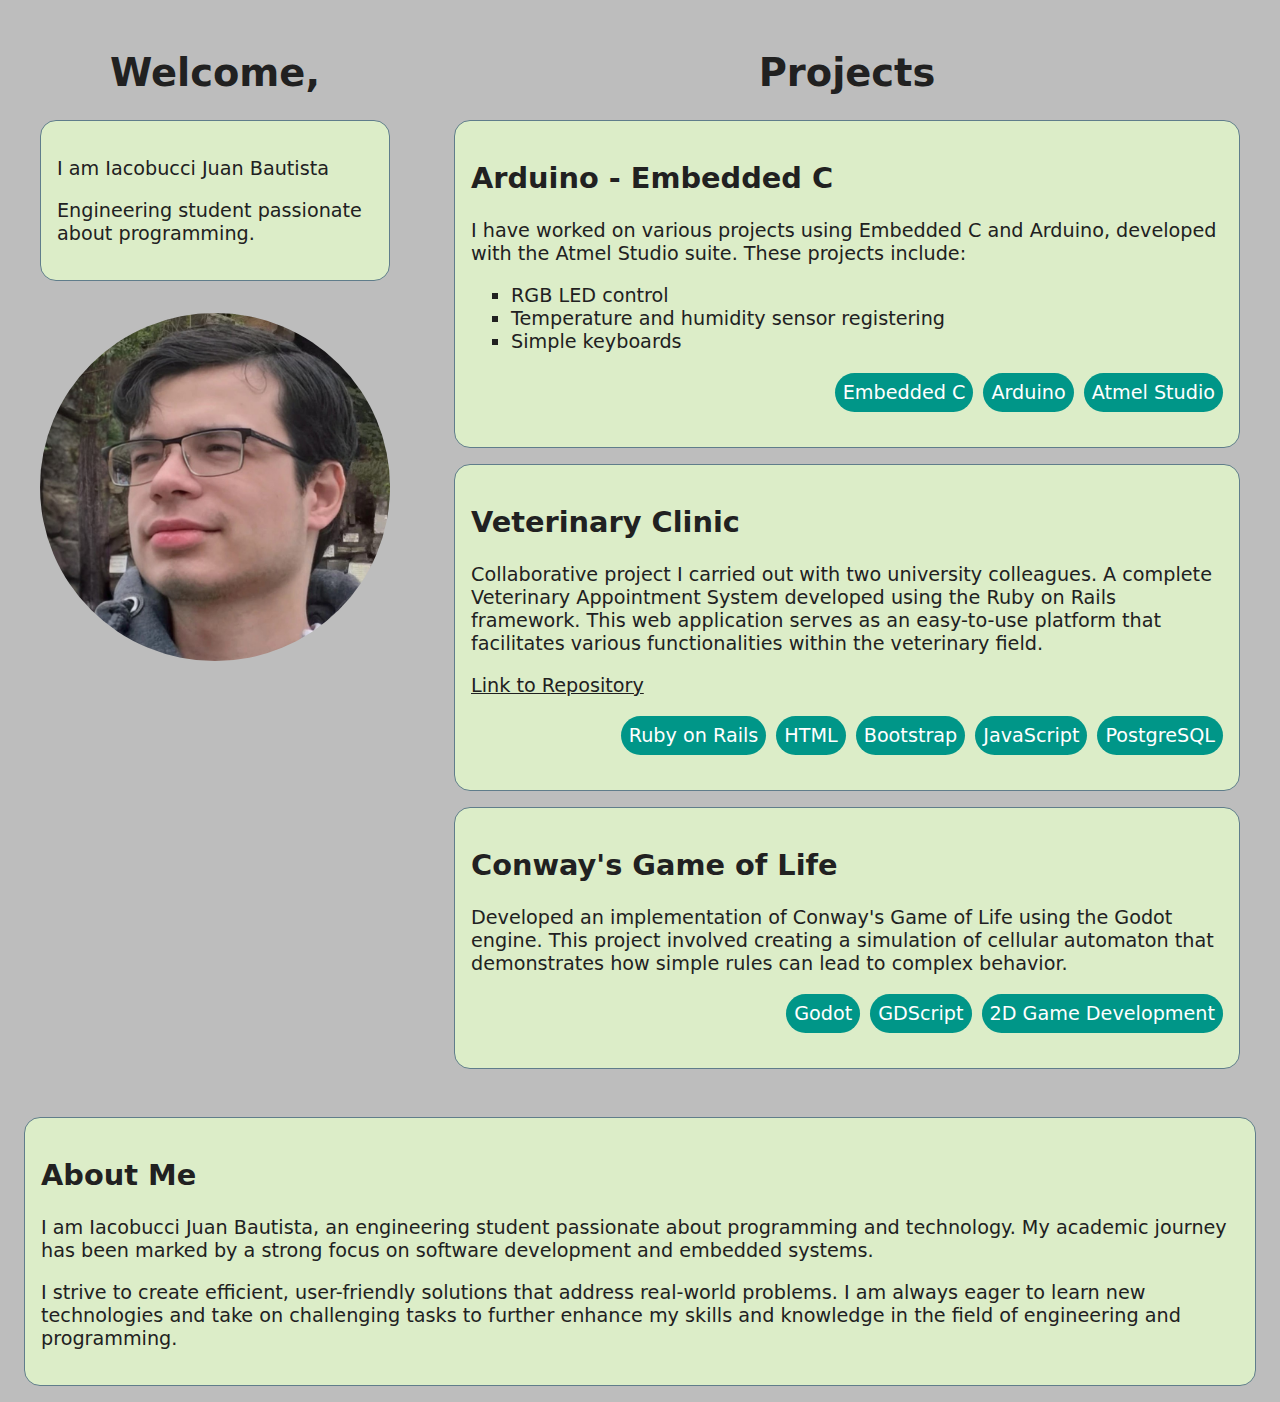
<file: web/index.html>
<!DOCTYPE html>
<html>

<head>
	<meta charset="UTF-8">
	<meta name="viewport" content="width=device-width, initial-scale=1.0">
	<title>IacobucciB</title>
	<link rel="icon" type="image/x-icon" href="./Tako-pfp.png">
	<link rel="stylesheet" href="style.css">
	<link rel="stylesheet" href="https://cdnjs.cloudflare.com/ajax/libs/font-awesome/6.6.0/css/all.min.css"
		integrity="sha512-Kc323vGBEqzTmouAECnVceyQqyqdsSiqLQISBL29aUW4U/M7pSPA/gEUZQqv1cwx4OnYxTxve5UMg5GT6L4JJg=="
		crossorigin="anonymous" referrerpolicy="no-referrer" />
</head>

<body>

	<div class="container">

		<div class="welcome">
			<header>
				<h1>Welcome,</h1>

				<section>
					<p>I am Iacobucci Juan Bautista</p>
					<p>Engineering student passionate about programming.</p>
					<div class="social-icons">
						<a href="https://github.com/IacobucciB" target="_blank" class="icon">
							<i class="fab fa-github"></i>
						</a>
						<a href="https://www.linkedin.com/in/juan-bautista-iacobucci/" target="_blank" class="icon">
							<i class="fab fa-linkedin"></i>
						</a>
					</div>
				</section>
				<img id="pfp" src="./pfp-ai.jpg" alt="Tako-pfp">
			</header>
		</div>

		<div class="info">

			<h1>Projects</h1>

			<section>
				<h2>Arduino - Embedded C</h2>
				<p>
					I have worked on various projects using Embedded C and Arduino, developed with the Atmel Studio
					suite.
					These projects include:</p>
				<ul>
					<li>RGB LED control</li>
					<li>Temperature and humidity sensor registering</li>
					<li>Simple keyboards</li>
				</ul>
				<p class="tech"><span>Embedded C</span> <span>Arduino</span> <span>Atmel Studio</span></p>
			</section>

			<section>
				<h2>Veterinary Clinic</h2>
				<p>
					Collaborative project I carried out with two university colleagues.
					A complete Veterinary Appointment System developed using the Ruby on Rails framework.
					This web application serves as an easy-to-use platform that facilitates various functionalities
					within
					the veterinary field.
				</p>
				<a href="https://github.com/IacobucciB/veterinary-ohmydog-rails">Link to Repository</a>
				<p class="tech"><span>Ruby on Rails</span> <span>HTML</span> <span>Bootstrap</span>
					<span>JavaScript</span>
					<span>PostgreSQL</span>
				</p>

			</section>

			<section>
				<h2>Conway's Game of Life</h2>
				<p>
					Developed an implementation of Conway's Game of Life using the Godot engine.
					This project involved creating a simulation of cellular automaton that demonstrates how simple
					rules
					can
					lead to complex behavior.
				</p>
				<p class="tech"><span>Godot</span> <span>GDScript</span> <span>2D Game Development</span></p>
			</section>


		</div>

	</div>

	<footer>
		<section>
			<h2>About Me</h2>
			<p>
				I am Iacobucci Juan Bautista, an engineering student passionate about programming and
				technology.
				My academic journey has been marked by a strong focus on software development and embedded
				systems.
			</p>
			<p>
				I strive to create efficient, user-friendly solutions that address real-world problems.
				I am always eager to learn new technologies and take on challenging tasks to further enhance my
				skills
				and knowledge
				in the field of engineering and programming.
			</p>
		</section>
	</footer>


	<script src="./script.js"></script>
</body>

</html>
</file>
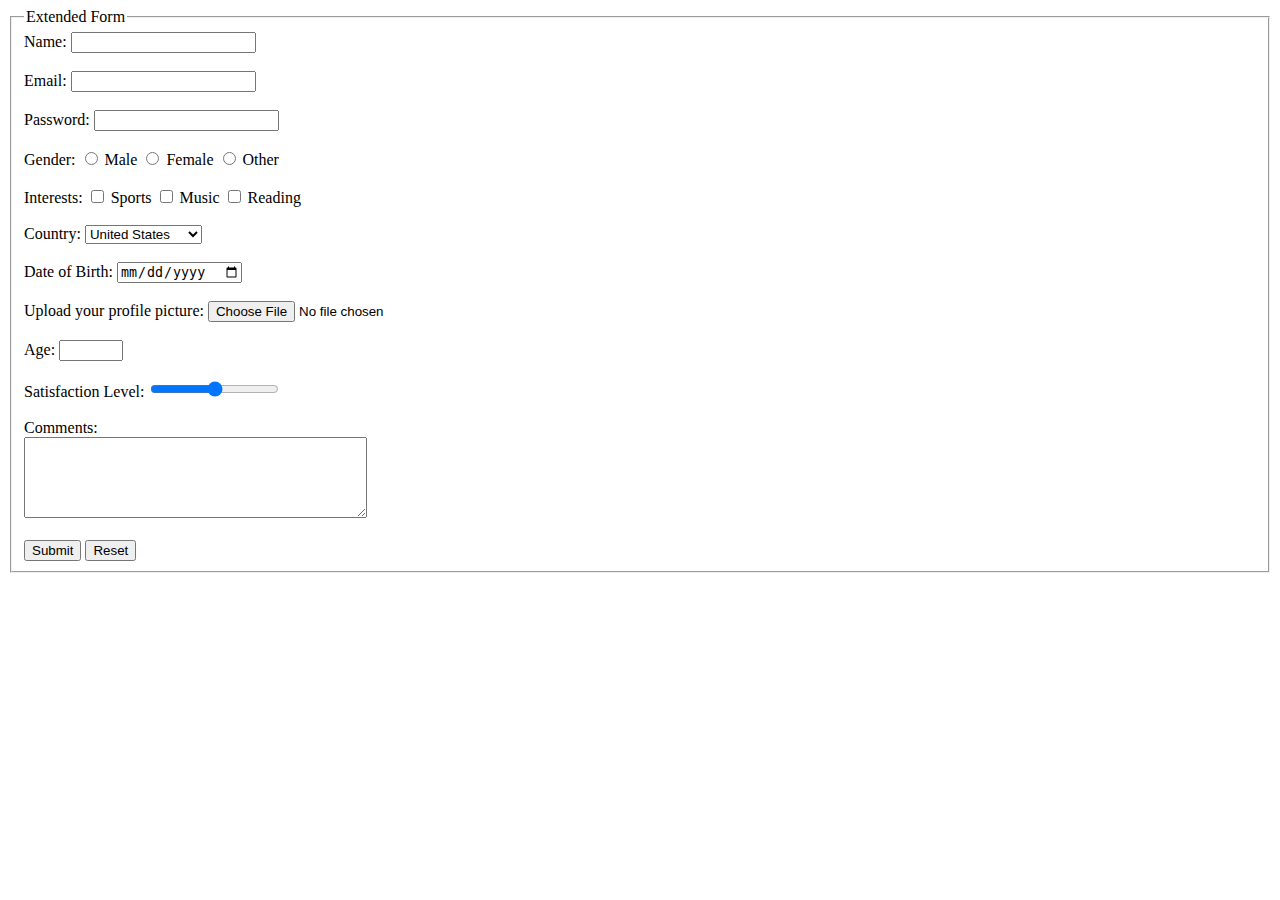
<file: web/no-front/form.html>
<!DOCTYPE html>
<html lang="en">

<head>
    <meta charset="UTF-8">
    <meta name="viewport" content="width=device-width, initial-scale=1.0">
    <title>Form</title>
</head>

<body>

    <form action="">
        <fieldset>
            <legend>Extended Form</legend>

            <!-- Text Input -->
            <label>Name: <input type="text" name="name" autocomplete="name" required /></label><br><br>

            <!-- Email Input -->
            <label>Email: <input type="email" name="email" autocomplete="email" required /></label><br><br>

            <!-- Password Input -->
            <label>Password: <input type="password" name="password" required /></label><br><br>

            <!-- Radio Buttons -->
            <label>Gender:</label>
            <label><input type="radio" name="gender" value="male" /> Male</label>
            <label><input type="radio" name="gender" value="female" /> Female</label>
            <label><input type="radio" name="gender" value="other" /> Other</label><br><br>

            <!-- Checkboxes -->
            <label>Interests:</label>
            <label><input type="checkbox" name="interests" value="sports" /> Sports</label>
            <label><input type="checkbox" name="interests" value="music" /> Music</label>
            <label><input type="checkbox" name="interests" value="reading" /> Reading</label><br><br>

            <!-- Dropdown Menu -->
            <label>Country:</label>
            <select name="country">
                <option value="us">United States</option>
                <option value="ca">Canada</option>
                <option value="uk">United Kingdom</option>
                <option value="au">Australia</option>
                <option value="other">Other</option>
            </select><br><br>

            <!-- Date Picker -->
            <label>Date of Birth: <input type="date" name="dob" required /></label><br><br>

            <!-- File Upload -->
            <label>Upload your profile picture: <input type="file" name="profile-picture"
                    accept="image/*" /></label><br><br>

            <!-- Number Input -->
            <label>Age: <input type="number" name="age" min="0" max="120" required /></label><br><br>

            <!-- Range Slider -->
            <label>Satisfaction Level:</label>
            <input type="range" name="satisfaction" min="0" max="10" /><br><br>

            <!-- Text Area -->
            <label>Comments:</label><br>
            <textarea name="comments" rows="5" cols="40"></textarea><br><br>

            <!-- Submit Button -->
            <button type="submit">Submit</button>

            <!-- Reset Button -->
            <button type="reset">Reset</button>
        </fieldset>
    </form>

</body>

</html>
</file>
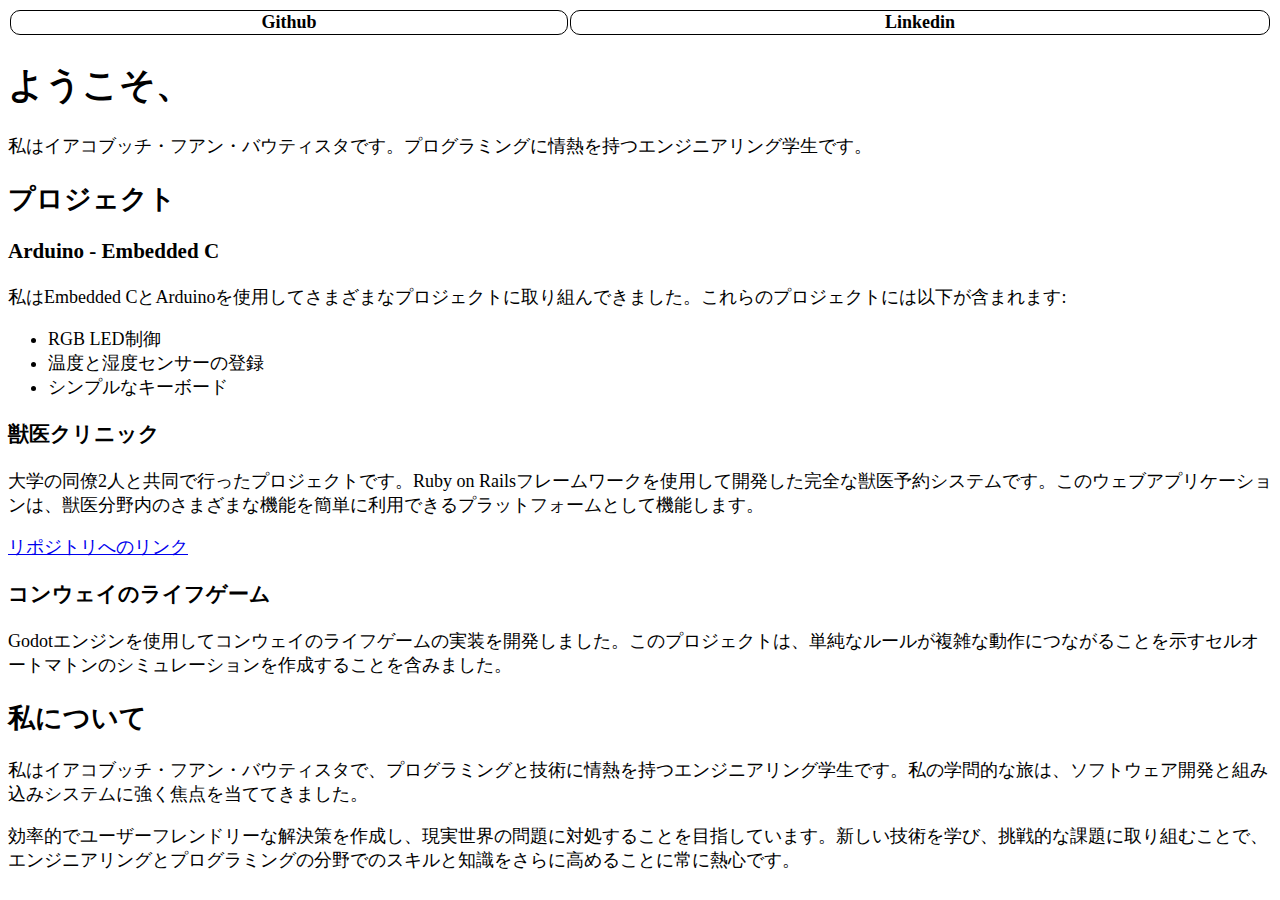
<file: web/no-front/portfolio-jp.html>
<!DOCTYPE html>
<html lang="ja">

<head>
    <meta charset="UTF-8">
    <meta name="viewport" content="width=device-width, initial-scale=1.0">
    <title>イアコブッチB</title>
    <style>
        body {
            font-size: large;
        }

        th,
        td {
            border: 1px solid black;
            border-radius: 10px;
        }
    </style>
</head>

<body>

    <header>
        <nav>
            <table width="100%">
                <tr>
                    <th>Github</th>
                    <th>Linkedin</th>
                </tr>
            </table>
        </nav>

        <h1>ようこそ、</h1>
        <section>
            <p>私はイアコブッチ・フアン・バウティスタです。プログラミングに情熱を持つエンジニアリング学生です。</p>
        </section>
    </header>

    <main>
        <section>
            <h2>プロジェクト</h2>

            <article>
                <h3>Arduino - Embedded C</h3>
                <p>
                    私はEmbedded CとArduinoを使用してさまざまなプロジェクトに取り組んできました。これらのプロジェクトには以下が含まれます:
                </p>
                <ul>
                    <li>RGB LED制御</li>
                    <li>温度と湿度センサーの登録</li>
                    <li>シンプルなキーボード</li>
                </ul>
            </article>

            <article>
                <h3>獣医クリニック</h3>
                <p>
                    大学の同僚2人と共同で行ったプロジェクトです。Ruby on
                    Railsフレームワークを使用して開発した完全な獣医予約システムです。このウェブアプリケーションは、獣医分野内のさまざまな機能を簡単に利用できるプラットフォームとして機能します。
                </p>
                <p><a href="https://github.com/IacobucciB/veterinary-ohmydog-rails">リポジトリへのリンク</a></p>
            </article>

            <article>
                <h3>コンウェイのライフゲーム</h3>
                <p>
                    Godotエンジンを使用してコンウェイのライフゲームの実装を開発しました。このプロジェクトは、単純なルールが複雑な動作につながることを示すセルオートマトンのシミュレーションを作成することを含みました。
                </p>
            </article>
        </section>
    </main>

    <footer>
        <section>
            <h2>私について</h2>
            <p>
                私はイアコブッチ・フアン・バウティスタで、プログラミングと技術に情熱を持つエンジニアリング学生です。私の学問的な旅は、ソフトウェア開発と組み込みシステムに強く焦点を当ててきました。
            </p>
            <p>
                効率的でユーザーフレンドリーな解決策を作成し、現実世界の問題に対処することを目指しています。新しい技術を学び、挑戦的な課題に取り組むことで、エンジニアリングとプログラミングの分野でのスキルと知識をさらに高めることに常に熱心です。
            </p>
        </section>
    </footer>

</body>

</html>
</file>
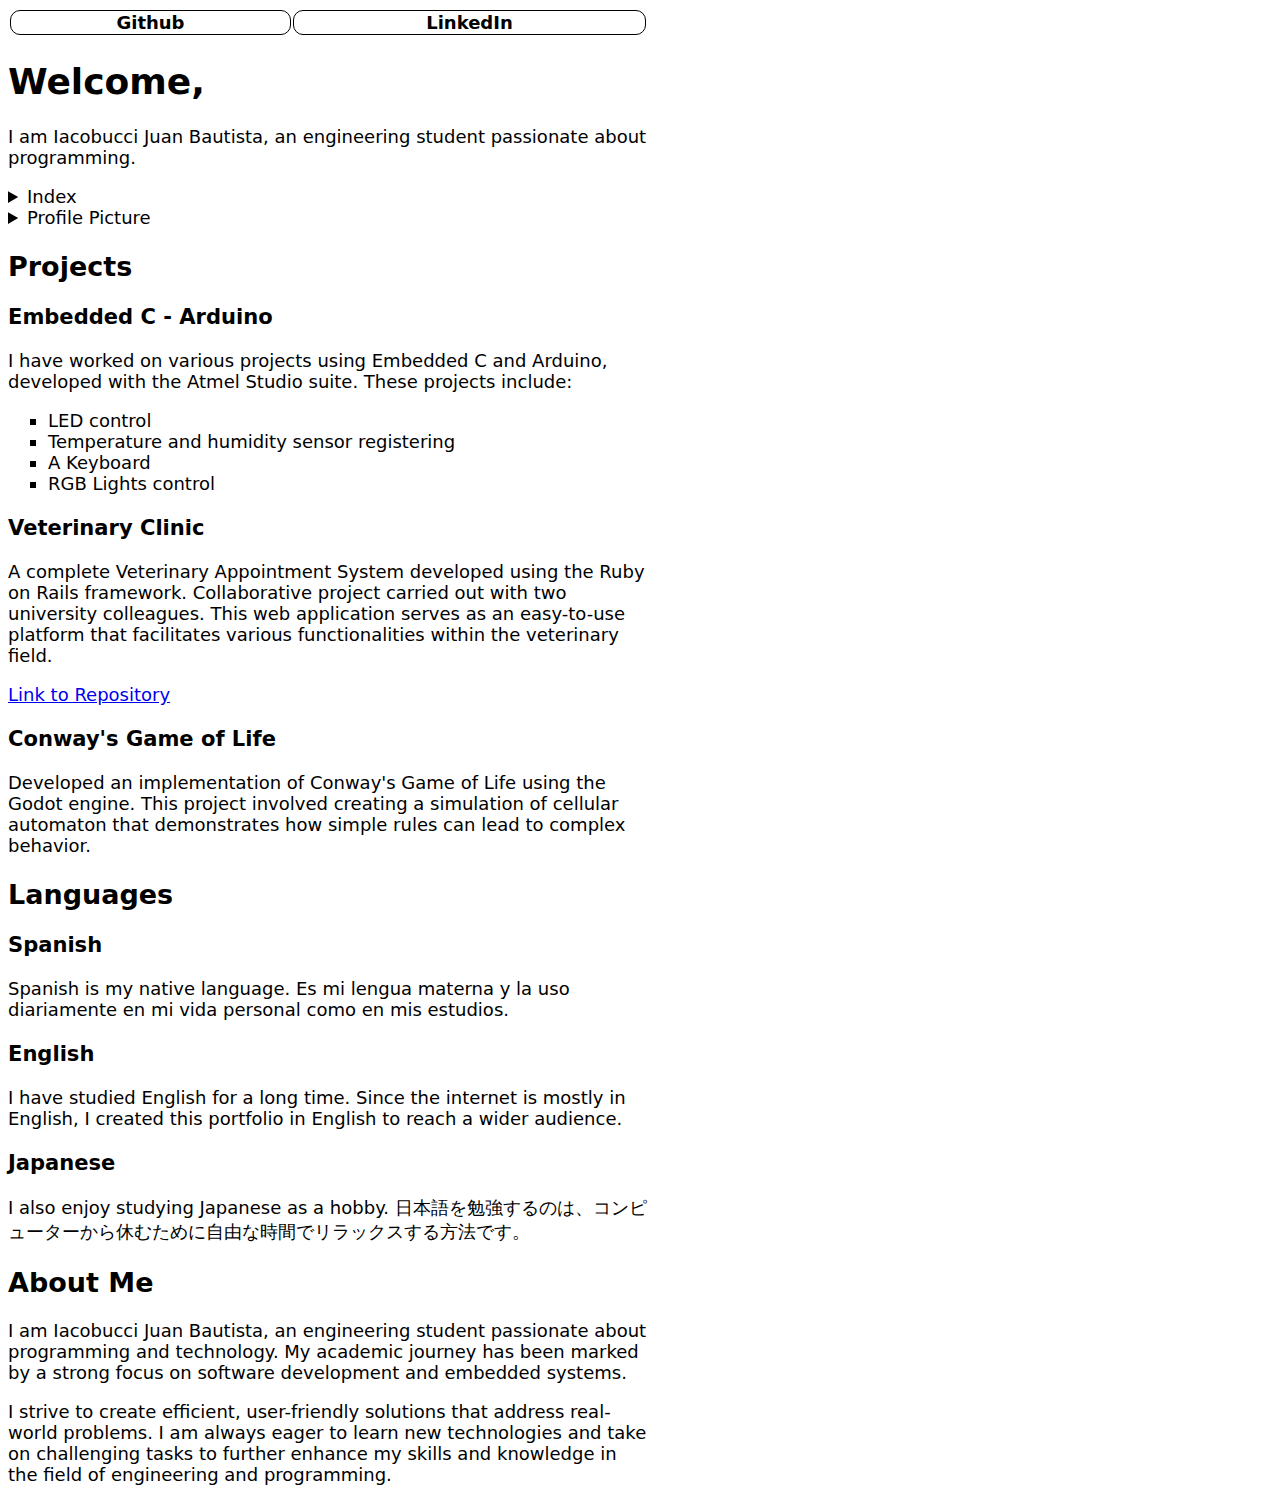
<file: web/no-front/portfolio.html>
<!DOCTYPE html>
<html lang="en">

<head>
    <meta charset="UTF-8">
    <meta name="viewport" content="width=device-width, initial-scale=1.0">
    <title>IacobucciB</title>
    <link rel="stylesheet" href="style.css">
</head>

<body>

    <header>
        <nav>
            <table width="100%">
                <tr>
                    <th><a href="https://github.com/IacobucciB" target="_blank">Github</a></th>
                    <th><a href="https://www.linkedin.com/in/juan-bautista-iacobucci/" target="_blank">LinkedIn</a></th>
                </tr>
            </table>
        </nav>

        <h1>Welcome,</h1>
        <section>
            <p>I am Iacobucci Juan Bautista, an engineering student passionate about programming.</p>

            <!-- Index Section -->
            <details>
                <summary>Index</summary>
                <ul>
                    <li><a href="#projects">Projects</a></li>
                    <li><a href="#languages">Languages</a></li>
                    <li><a href="#about-me">About Me</a></li>
                </ul>
            </details>

            <!-- Profile Picture Section -->
            <details>
                <summary>Profile Picture</summary>
                <img src="pfp-ai.jpg" alt="Profile Picture">
            </details>
        </section>
    </header>

    <main>
        <section id="projects">
            <h2>Projects</h2>

            <article>
                <h3>Embedded C - Arduino</h3>
                <p>
                    I have worked on various projects using Embedded C and Arduino, developed with the Atmel Studio
                    suite. These projects include:
                </p>
                <ul>
                    <li>LED control</li>
                    <li>Temperature and humidity sensor registering</li>
                    <li>A Keyboard</li>
                    <li>RGB Lights control</li>
                </ul>
            </article>

            <article>
                <h3>Veterinary Clinic</h3>
                <p>
                    A complete Veterinary Appointment System developed using the Ruby on Rails framework.
                    Collaborative project carried out with two university colleagues.
                    This web application serves as an easy-to-use platform that facilitates various functionalities
                    within the veterinary field.
                </p>
                <p><a href="https://github.com/IacobucciB/veterinary-ohmydog-rails">Link to Repository</a></p>
            </article>

            <article>
                <h3>Conway's Game of Life</h3>
                <p>
                    Developed an implementation of Conway's Game of Life using the Godot engine. This project involved
                    creating a simulation of cellular automaton that demonstrates how simple rules can lead to complex
                    behavior.
                </p>
            </article>
        </section>

        <section id="languages">
            <h2>Languages</h2>
            <article>
                <h3>Spanish</h3>
                <p>
                    Spanish is my native language. Es mi lengua materna y la uso diariamente en mi vida personal como en
                    mis estudios.
                </p>
            </article>
            <article>
                <h3>English</h3>
                <p>
                    I have studied English for a long time. Since the internet is mostly in English, I created this
                    portfolio in English to reach a wider audience.
                </p>
            </article>
            <article>
                <h3>Japanese</h3>
                <p>
                    I also enjoy studying Japanese as a hobby. 日本語を勉強するのは、コンピューターから休むために自由な時間でリラックスする方法です。
                </p>
            </article>
        </section>

    </main>

    <footer>
        <section id="about-me">
            <h2>About Me</h2>
            <p>
                I am Iacobucci Juan Bautista, an engineering student passionate about programming and technology. My
                academic journey has been marked by a strong focus on software development and embedded systems.
            </p>
            <p>
                I strive to create efficient, user-friendly solutions that address real-world problems. I am always
                eager to learn new technologies and take on challenging tasks to further enhance my skills and knowledge
                in the field of engineering and programming.
            </p>
        </section>
    </footer>

</body>

</html>
</file>
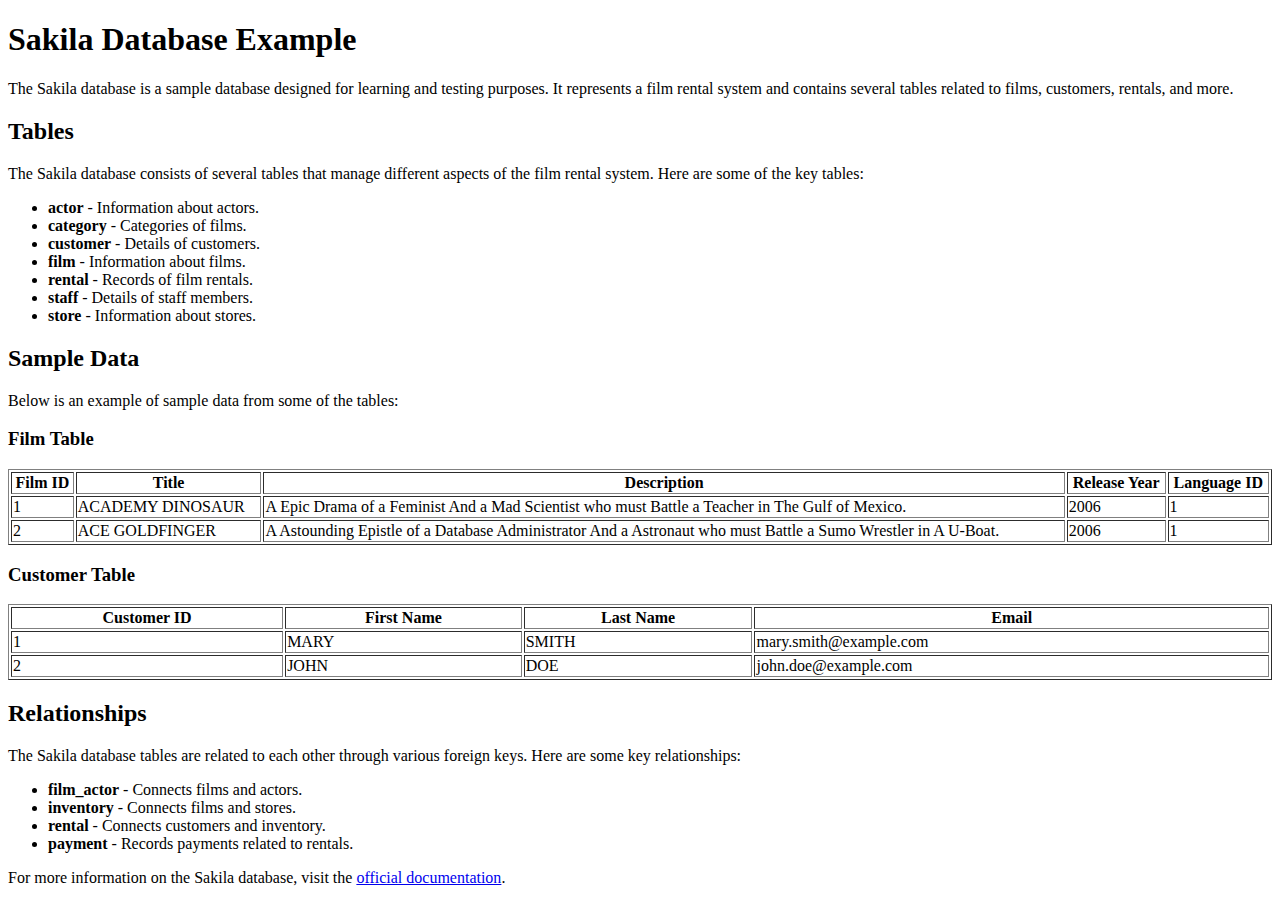
<file: web/no-front/sakila.html>
<!DOCTYPE html>
<html lang="en">

<head>
    <meta charset="UTF-8">
    <meta name="viewport" content="width=device-width, initial-scale=1.0">
    <title>Sakila Database Example</title>
</head>

<body>

    <header>
        <h1>Sakila Database Example</h1>
        <p>The Sakila database is a sample database designed for learning and testing purposes. It represents a film
            rental system and contains several tables related to films, customers, rentals, and more.</p>
    </header>

    <main>
        <section>
            <h2>Tables</h2>
            <p>The Sakila database consists of several tables that manage different aspects of the film rental system.
                Here are some of the key tables:</p>
            <ul>
                <li><strong>actor</strong> - Information about actors.</li>
                <li><strong>category</strong> - Categories of films.</li>
                <li><strong>customer</strong> - Details of customers.</li>
                <li><strong>film</strong> - Information about films.</li>
                <li><strong>rental</strong> - Records of film rentals.</li>
                <li><strong>staff</strong> - Details of staff members.</li>
                <li><strong>store</strong> - Information about stores.</li>
            </ul>
        </section>

        <section>
            <h2>Sample Data</h2>
            <p>Below is an example of sample data from some of the tables:</p>

            <h3>Film Table</h3>
            <table border="1" width="100%">
                <tr>
                    <th>Film ID</th>
                    <th>Title</th>
                    <th>Description</th>
                    <th>Release Year</th>
                    <th>Language ID</th>
                </tr>
                <tr>
                    <td>1</td>
                    <td>ACADEMY DINOSAUR</td>
                    <td>A Epic Drama of a Feminist And a Mad Scientist who must Battle a Teacher in The Gulf of Mexico.
                    </td>
                    <td>2006</td>
                    <td>1</td>
                </tr>
                <tr>
                    <td>2</td>
                    <td>ACE GOLDFINGER</td>
                    <td>A Astounding Epistle of a Database Administrator And a Astronaut who must Battle a Sumo Wrestler
                        in A U-Boat.</td>
                    <td>2006</td>
                    <td>1</td>
                </tr>
                <!-- Add more sample data rows as needed -->
            </table>

            <h3>Customer Table</h3>
            <table border="1" width="100%">
                <tr>
                    <th>Customer ID</th>
                    <th>First Name</th>
                    <th>Last Name</th>
                    <th>Email</th>
                </tr>
                <tr>
                    <td>1</td>
                    <td>MARY</td>
                    <td>SMITH</td>
                    <td>mary.smith@example.com</td>
                </tr>
                <tr>
                    <td>2</td>
                    <td>JOHN</td>
                    <td>DOE</td>
                    <td>john.doe@example.com</td>
                </tr>
                <!-- Add more sample data rows as needed -->
            </table>
        </section>

        <section>
            <h2>Relationships</h2>
            <p>The Sakila database tables are related to each other through various foreign keys. Here are some key
                relationships:</p>
            <ul>
                <li><strong>film_actor</strong> - Connects films and actors.</li>
                <li><strong>inventory</strong> - Connects films and stores.</li>
                <li><strong>rental</strong> - Connects customers and inventory.</li>
                <li><strong>payment</strong> - Records payments related to rentals.</li>
            </ul>
        </section>
    </main>

    <footer>
        <p>For more information on the Sakila database, visit the <a href="https://dev.mysql.com/doc/sakila/en/"
                target="_blank">official documentation</a>.</p>
    </footer>

</body>

</html>
</file>
<file: web/style.css>
body {
    background-color: #BDBDBD;
    font-family: system-ui, -apple-system, BlinkMacSystemFont, 'Segoe UI', Roboto, Oxygen, Ubuntu, Cantarell, 'Open Sans', 'Helvetica Neue', sans-serif;
    font-size: larger;
    color: #212121;
}

h1 {
    text-align: center;
}

a {
    color: inherit;
}

ul li {
    list-style: square;
}

.icon {
    text-decoration: none;
    color: #212121;
    margin: 0 10px;
}

.icon i {
    font-size: 2rem;
}

.social-icons {
    display: flex;
    justify-content: center;
    margin-top: 1rem;
}

.container {
    display: flex;
    flex-direction: row;
    flex-wrap: nowrap;
    justify-content: space-around;
    align-items: normal;
    align-content: stretch;
}

.info {
    display: block;
    flex-grow: 0;
    flex-shrink: 1;
    flex-basis: auto;
    align-self: auto;
    order: 0;
    margin: 1rem;
}

.welcome {
    display: block;
    flex-grow: 0;
    flex-shrink: 1;
    flex-basis: auto;
    align-self: auto;
    order: 0;
    margin: 1rem;
}

#pfp {
    border-radius: 100%;
    max-width: 350px;
    height: auto;
    border-color: #DCEDC8;
    padding: 1rem;
}

section {
    background-color: #DCEDC8;
    border: 1px solid;
    border-color: #607D8B;
    border-radius: 1rem;
    padding: 1rem;
    margin: 1rem;
}

.tech {
    display: flex;
    flex-wrap: wrap;
    justify-content: flex-end;
    gap: 10px;
    text-align: right;
    color: #FFFFFF;
}

span {
    background-color: #009688;
    padding: 0.5rem;
    border-radius: 2rem;
}


@media (max-width: 600px) {
    .container {
        flex-direction: column;
        align-items: stretch;
    }

    .info {
        margin: 0rem;
    }

    .welcome {
        margin: 0rem;
    }
}
</file>
<file: web/no-front/style.css>
body {
    font-family: system-ui, -apple-system, BlinkMacSystemFont, 'Segoe UI', Roboto, Oxygen, Ubuntu, Cantarell, 'Open Sans', 'Helvetica Neue', sans-serif;
    max-width: 50%;
    font-size: large;
}

th,
td {
    text-align: center;
    border: 1px solid black;
    border-radius: 10px;
    transition: background-color 0.3s ease;
}

th:hover,
td:hover {
    background-color: #DCEDC8;
}

img {
    max-width: 50%;
    border-radius: 10px;
}

li {
    list-style-type: square;
}

nav a {
    color: inherit;
    text-decoration: none;
}

a:visited {
    color: inherit;
}

nav a:visited,
nav a:hover,
nav a:active {
    color: inherit;
}

@media (max-width: 600px) {
    body {
        max-width: 100%;
    }

    img {
        max-width: 100%;
    }
}
</file>
